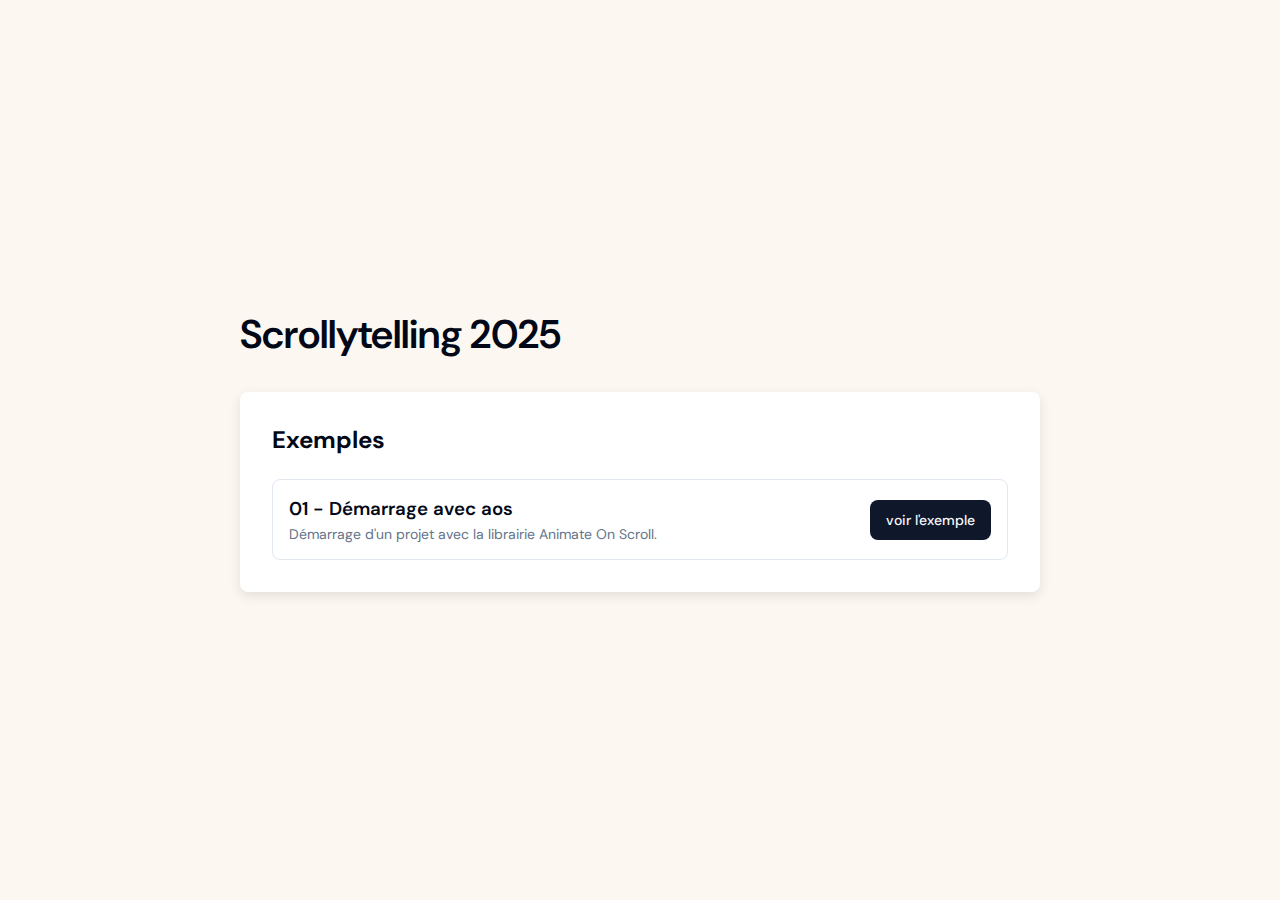
<file: index.html>
<!DOCTYPE html>
<html lang="fr">
<head>
    <meta charset="UTF-8">
    <meta name="viewport" content="width=device-width, initial-scale=1.0">
    <link rel="icon" type="image/x-icon" href="favicon.ico">
    <title>Scrollytelling 2025</title>
    <style>
        @import url('https://fonts.googleapis.com/css2?family=DM+Sans:ital,opsz,wght@0,9..40,100..1000;1,9..40,100..1000&display=swap');
        /* Variables pour les couleurs inspirées de shadcn/ui */
        :root {
            --background: hsl(0, 0%, 100%);
            --foreground: hsl(222.2, 84%, 4.9%);
            --card: hsl(0, 0%, 100%);
            --card-foreground: hsl(222.2, 84%, 4.9%);
            --popover: hsl(0, 0%, 100%);
            --popover-foreground: hsl(222.2, 84%, 4.9%);
            --primary: hsl(222.2, 47.4%, 11.2%);
            --primary-foreground: hsl(210, 40%, 98%);
           /* --secondary: hsl(210, 40%, 96.1%);*/
            --secondary: hsl(155, 49%, 49%);
            --secondary-foreground: hsl(222.2, 47.4%, 11.2%);
            --muted: hsl(278, 40%, 96%);
            --muted-foreground: hsl(215.4, 16.3%, 46.9%);
            --accent: hsl(210, 40%, 96.1%);
            --accent-foreground: hsl(222.2, 47.4%, 11.2%);
            --destructive: hsl(0, 84.2%, 60.2%);
            --destructive-foreground: hsl(210, 40%, 98%);
            --border: hsl(214.3, 31.8%, 91.4%);
            --input: hsl(214.3, 31.8%, 91.4%);
            --ring: hsl(222.2, 84%, 4.9%);
            --radius: 0.5rem;
        }

        /* Styles globaux */
        * {
            margin: 0;
            padding: 0;
            box-sizing: border-box;
            font-family: "DM Sans", sans-serif;
            font-optical-sizing: auto;
        }

        body {
            color: var(--foreground);
            display: flex;
            flex-direction: column;
            justify-content: center;
            align-items: center;
            min-height: 100vh;
            padding: 1rem;
            background-color: #fcf8f1;

        }

        .page-header {
            width: 100%;
            max-width: 800px;
            margin-bottom: 2rem;
            display: flex;
            align-items: center;
            gap: 1rem;
        }

        .container {
            width: 100%;
            max-width: 800px;
            padding: 2rem;
            background-color: white;
            border-radius: var(--radius);
            box-shadow: 0 4px 12px rgba(0, 0, 0, 0.1);
        }

        h1 {
            font-size: 2.5rem;
            font-weight: 600;
            color: var(--foreground);
        }

        .list {
            display: flex;
            flex-direction: column;
            gap: 0.75rem;
        }

        .list-item {
            display: flex;
            align-items: center;
            padding: 1rem;
            border-radius: var(--radius);
            border: 1px solid var(--border);
            background-color: var(--card);
            transition: all 0.2s ease;
        }

        .list-item:hover {
            box-shadow: 0 4px 12px rgba(0, 0, 0, 0.05);
            transform: translateY(-2px);
        }

        .list-content {
            flex-grow: 1;
            margin-right: 1rem;
        }

        .list-title {
            font-weight: 600;
            margin-bottom: 0.25rem;
            color: var(--foreground);
        }

        .list-description {
            color: var(--muted-foreground);
            font-size: 0.875rem;
        }

        .button {
            display: inline-flex;
            align-items: center;
            justify-content: center;
            white-space: nowrap;
            border-radius: var(--radius);
            font-size: 0.875rem;
            font-weight: 500;
            height: 2.5rem;
            padding-left: 1rem;
            padding-right: 1rem;
            background-color: var(--primary);
            color: var(--primary-foreground);
            text-decoration: none;
            transition: all 0.2s ease;
            border: none;
            cursor: pointer;
        }

        .button:hover {
            opacity: 0.9;
            transform: translateY(-1px);
        }

        .button:active {
            transform: translateY(0);
        }

        .button-secondary {
            background-color: var(--secondary);
            color: var(--secondary-foreground);
        }

        /* Animation pour les nouveaux éléments */
        @keyframes fadeIn {
            from {
                opacity: 0;
                transform: translateY(10px);
            }
            to {
                opacity: 1;
                transform: translateY(0);
            }
        }

        .fade-in {
            animation: fadeIn 0.3s ease forwards;
        }
    </style>

 
</head>
<body>
    <div class="page-header">
        <h1>Scrollytelling 2025</h1>
    </div>
    
    <div class="container">
        <h2 style="margin-bottom: 1.5rem; font-size: 1.5rem;">Exemples</h2>
        <div class="list" id="list">
            <!-- Les éléments de liste seront ajoutés par JavaScript -->
        </div>
    </div>

    <script>
        // Données de la liste
        const listItems = [
            {
                title: "01 - Démarrage avec aos",
                description: "Démarrage d'un projet avec la librairie Animate On Scroll.",
                link: "01/index.html"
            },
        ];

        // Fonction pour créer un élément de liste
        function createListItem(item, index) {
            const listItem = document.createElement('div');
            listItem.className = 'list-item fade-in';
            listItem.style.animationDelay = `${index * 0.1}s`;
            
            const content = document.createElement('div');
            content.className = 'list-content';
            
            const title = document.createElement('h3');
            title.className = 'list-title';
            title.textContent = item.title;
            
            const description = document.createElement('p');
            description.className = 'list-description';
            description.textContent = item.description;
            
            const button = document.createElement('a');
            button.className = 'button';
            button.href = item.link;
            button.textContent = 'voir l\'exemple';
            
            content.appendChild(title);
            content.appendChild(description);
            listItem.appendChild(content);
            listItem.appendChild(button);
            
            return listItem;
        }

        // Fonction pour ajouter les éléments à la liste
        function renderList() {
            const listContainer = document.getElementById('list');
            listContainer.innerHTML = '';
            
            listItems.forEach((item, index) => {
                const listItemElement = createListItem(item, index);
                listContainer.appendChild(listItemElement);
            });
        }

        // Initialisation de la liste
        document.addEventListener('DOMContentLoaded', () => {
            renderList();
            
            // Ajout d'un événement au bouton du header (si besoin d'actions supplémentaires)
            document.getElementById('header-button').addEventListener('click', function() {
                // Déjà géré par l'attribut onclick="playNote()"
            });
        });

        // Fonction pour ajouter un nouvel élément (exemple d'utilisation)
        function addItem(title, description, link) {
            listItems.push({ title, description, link });
            renderList();
        }
    </script>
</body>
</html>
</file>
